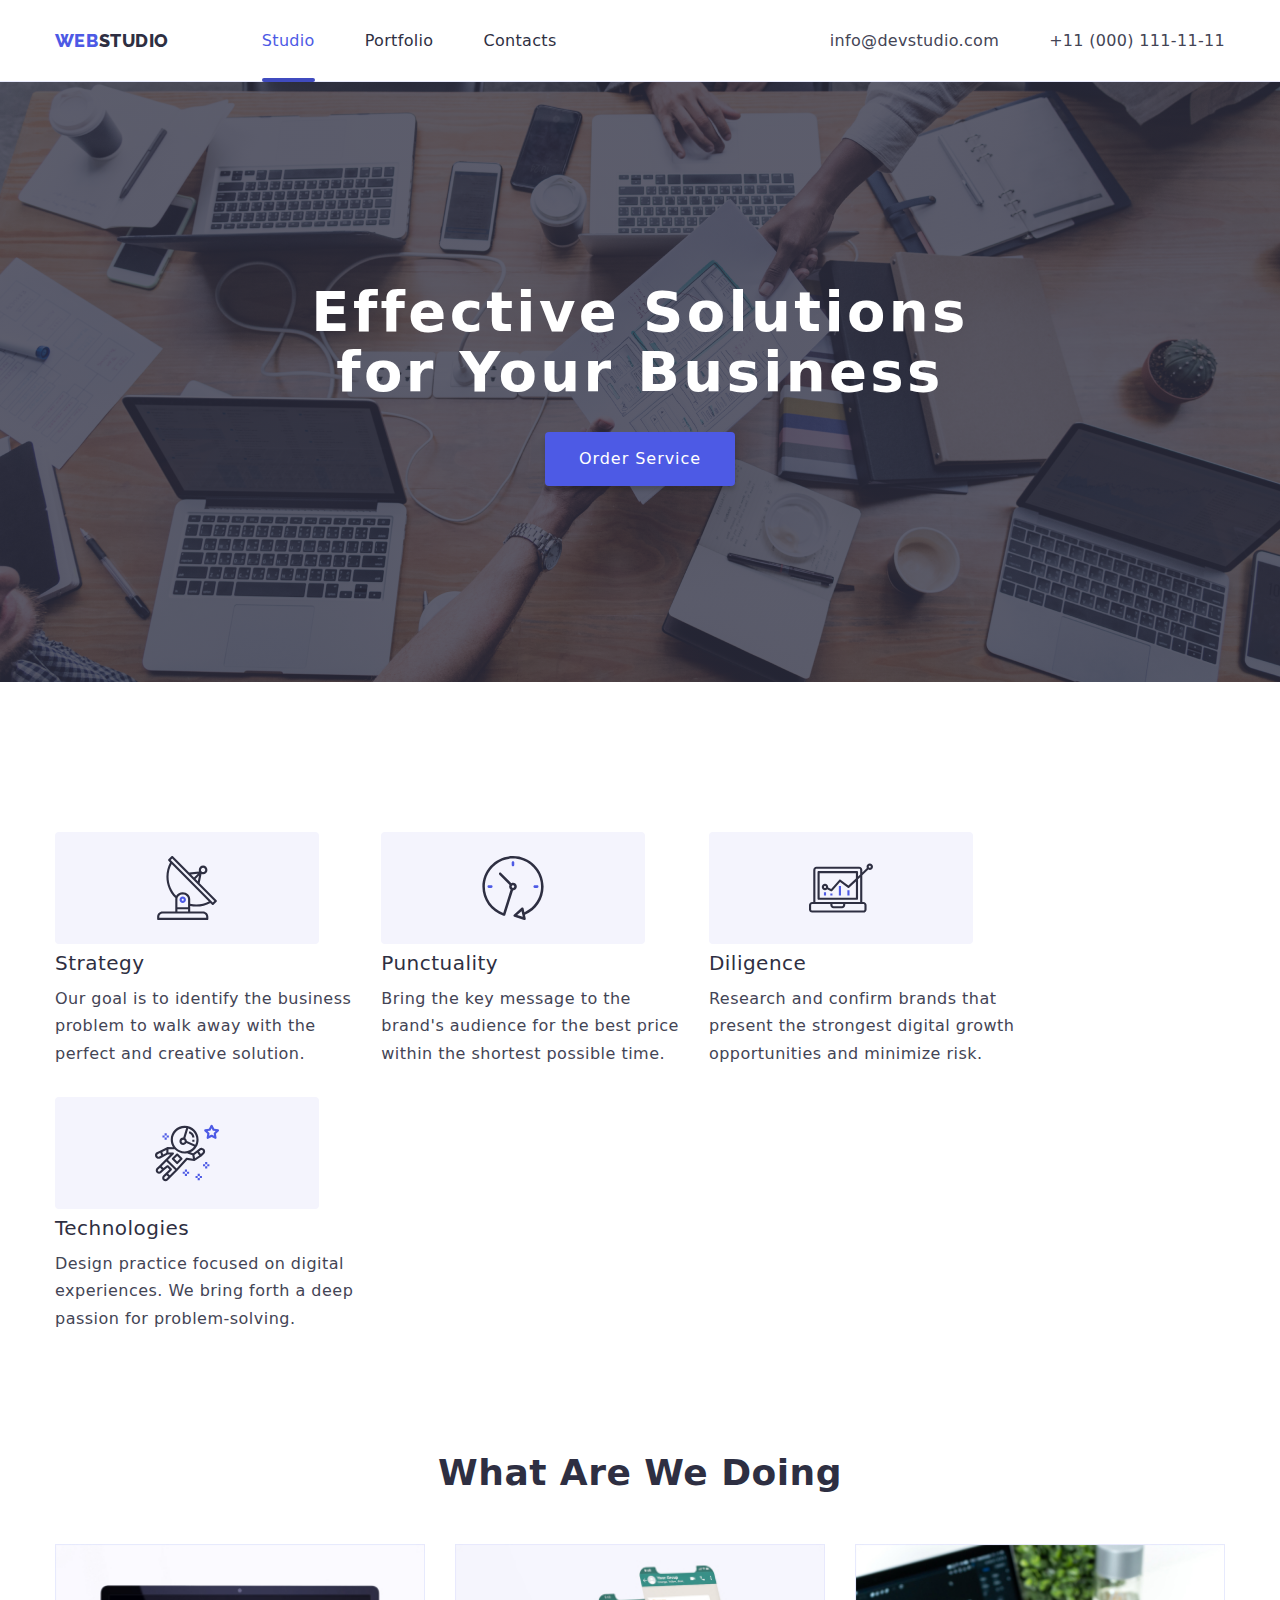
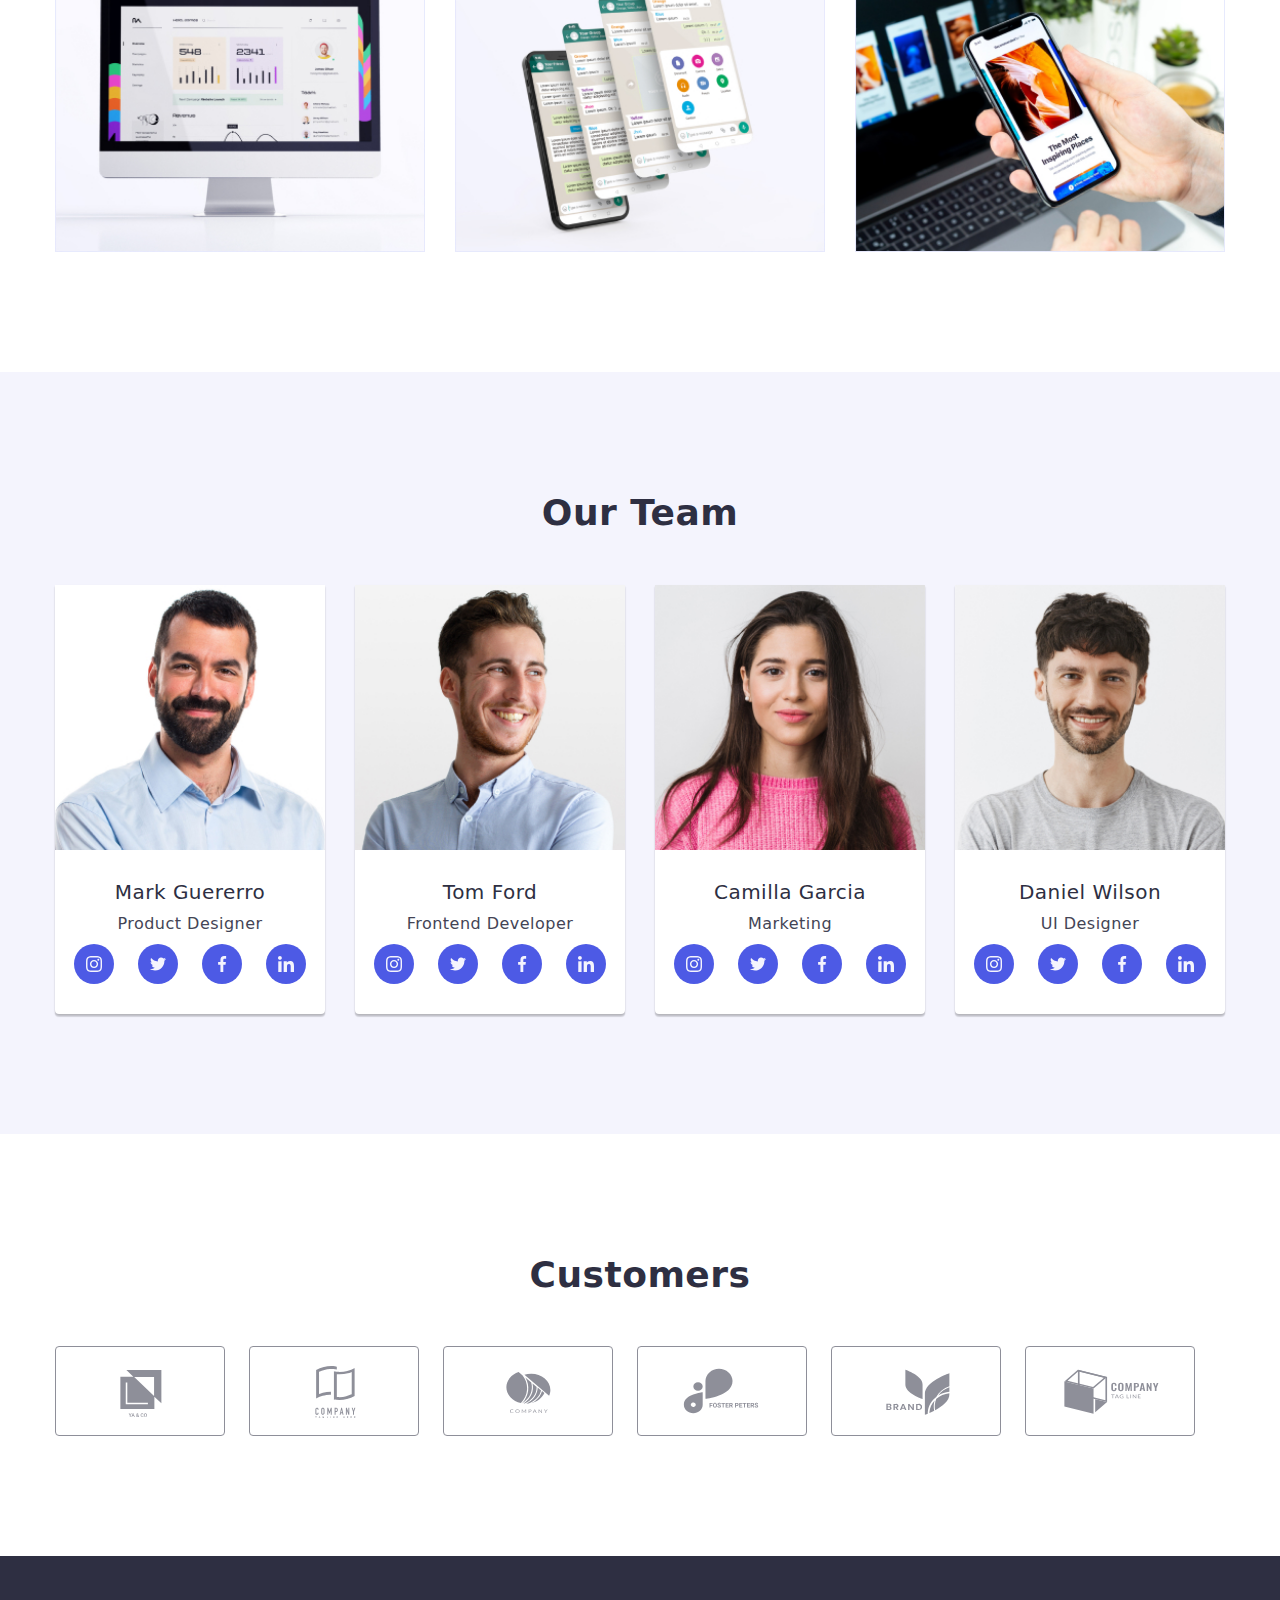
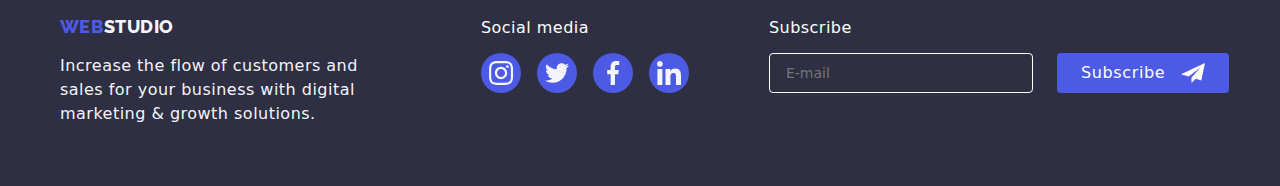
<file: index.html>
<!DOCTYPE html>
<html lang="en">
  <head>
    <meta charset="UTF-8" />
    <meta http-equiv="X-UA-Compatible" content="IE=edge" />
    <meta name="viewport" content="width=device-width, initial-scale=1.0" />
    <!-- Your styles next -->
    <link rel="stylesheet" href="./css/styles.css" />
    <link rel="preconnect" href="https://fonts.googleapis.com" />
    <link rel="preconnect" href="https://fonts.gstatic.com" crossorigin />
    <link
      href="https://fonts.googleapis.com/css2?family=Raleway:wght@800&family=Roboto:wght@400;500;700;900&display=swap"
      rel="stylesheet"
    />
    <!-- Normalizer to adapt to styles of different browsers -->
    <link
      rel="stylesheet"
      href="https://cdnjs.cloudflare.com/ajax/libs/modern-normalize/2.0.0/modern-normalize.min.css"
    />
    <title>Studio</title>
  </head>
  <body>
    <header class="page-header">
      <div class="container menu">
        <nav class="navigation">
          <a class="logo-link" href="./index.html">
            <span class="logo">WEB</span>
            <span class="studio">STUDIO</span>
          </a>
          <!-- Navigation to other pages -->
          <ul class="nav-menu list">
            <li class="item">
              <a class="page current link" href="./index.html">Studio</a>
            </li>
            <li class="item">
              <a class="page link" href="./portfolio.html">Portfolio</a>
            </li>
            <li class="item">
              <a class="page link" href="/contacts">Contacts</a>
            </li>
          </ul>
        </nav>
        <ul class="contacts-menu list">
          <li class="item">
            <a class="contact link" href="mailto:info@devstudio.com"
              >info@devstudio.com</a
            >
          </li>
          <li class="item">
            <a class="contact link" href="tel:+110001111111"
              >+11 (000) 111-11-11</a
            >
          </li>
        </ul>
      </div>
    </header>

    <!-- Main Section -->
    <main>
      <!-- Section 1-->
      <section class="hero bg-hero">
        <div class="container">
          <h1 class="hero-title">
            Effective Solutions<br />
            for Your Business
          </h1>
          <button class="button primary" type="button" data-modal-open>
            Order Service
          </button>
        </div>
      </section>
      <!-- Section 2-->
      <section class="section">
        <div class="container">
          <ul class="benefits list">
            <li class="item">
              <div class="icon">
                <svg class="benefits-icon-svg" width="64" height="64">
                  <use href="./images/icons.svg#antenna"></use>
                </svg>
              </div>
              <h3 class="title">Strategy</h3>
              <p class="description">
                Our goal is to identify the business<br />
                problem to walk away with the <br />perfect and creative
                solution.
              </p>
            </li>
            <li class="item">
              <div class="icon">
                <svg class="benefits-icon-svg" width="64" height="64">
                  <use href="./images/icons.svg#clock"></use>
                </svg>
              </div>
              <h3 class="title">Punctuality</h3>
              <p class="description">
                Bring the key message to the<br />
                brand's audience for the best price<br />
                within the shortest possible time.
              </p>
            </li>
            <li class="item">
              <div class="icon">
                <svg class="benefits-icon-svg" width="64" height="64">
                  <use href="./images/icons.svg#diagram"></use>
                </svg>
              </div>
              <h3 class="title">Diligence</h3>
              <p class="description">
                Research and confirm brands that<br />
                present the strongest digital growth<br />
                opportunities and minimize risk.
              </p>
            </li>
            <li class="item">
              <div class="icon">
                <svg class="benefits-icon-svg" width="64" height="64">
                  <use href="./images/icons.svg#astronaut"></use>
                </svg>
              </div>
              <h3 class="title">Technologies</h3>
              <p class="description">
                Design practice focused on digital<br />
                experiences. We bring forth a deep<br />
                passion for problem-solving.
              </p>
            </li>
          </ul>
        </div>
      </section>
      <!-- Section 3 -->
      <section class="section no-top-padding">
        <div class="container">
          <h2 class="section-title">What Are We Doing</h2>
          <ul class="what-we-do list">
            <li class="item">
              <img
                src="./images/desktop.jpg"
                alt="computer"
                width="370"
                height="294"
                class="image"
              />
            </li>
            <li class="item">
              <img
                src="./images/responsive.jpg"
                alt="responsive design"
                width="370"
                height="294"
                class="image"
              />
            </li>
            <li class="item">
              <img
                src="./images/cellphone.jpg"
                alt="cellphone"
                width="370"
                height="294"
                class="image"
              />
            </li>
          </ul>
        </div>
      </section>
      <!-- Section 4-->
      <section class="section bg-team">
        <div class="container">
          <h2 class="section-title">Our Team</h2>
          <ul class="team list">
            <li class="item">
              <img
                src="./images/mark.jpg"
                alt="mark"
                width="270"
                height="260"
                class="image"
              />
              <h3 class="name">Mark Guererro</h3>
              <p class="position">Product Designer</p>

              <ul class="social-team list">
                <li class="icon-item">
                  <a
                    class="link"
                    href="https://instagram.com"
                    target="_blank"
                    rel="noopener noreferrer"
                    aria-label="Link to Instagram"
                  >
                    <svg class="team-social-svg" width="16" height="16">
                      <use href="./images/icons.svg#instagram"></use>
                    </svg>
                  </a>
                </li>
                <li class="icon-item">
                  <a
                    class="link"
                    href="https://twitter.com"
                    target="_blank"
                    rel="noopener noreferrer"
                    aria-label="Link to Twitter"
                  >
                    <svg class="team-social-svg" width="16" height="16">
                      <use href="./images/icons.svg#twitter"></use>
                    </svg>
                  </a>
                </li>
                <li class="icon-item">
                  <a
                    class="link"
                    href="https://facebook.com"
                    target="_blank"
                    rel="noopener noreferrer"
                    aria-label="Link to Facebook"
                  >
                    <svg class="team-social-svg" width="16" height="16">
                      <use href="./images/icons.svg#facebook"></use>
                    </svg>
                  </a>
                </li>
                <li class="icon-item">
                  <a
                    class="link"
                    href="https://linkedin.com"
                    target="_blank"
                    rel="noopener noreferrer"
                    aria-label="Link to Linkedin"
                  >
                    <svg class="team-social-svg" width="16" height="16">
                      <use href="./images/icons.svg#linkedin"></use>
                    </svg>
                  </a>
                </li>
              </ul>
            </li>
            <li class="item">
              <img
                src="./images/tom.jpg"
                alt="tom"
                width="270"
                height="260"
                class="image"
              />
              <h3 class="name">Tom Ford</h3>
              <p class="position">Frontend Developer</p>

              <ul class="social-team list">
                <li class="icon-item">
                  <a
                    class="link"
                    href="https://instagram.com"
                    target="_blank"
                    rel="noopener noreferrer"
                    aria-label="Link to Instagram"
                  >
                    <svg class="team-social-svg" width="16" height="16">
                      <use href="./images/icons.svg#instagram"></use>
                    </svg>
                  </a>
                </li>
                <li class="icon-item">
                  <a
                    class="link"
                    href="https://twitter.com"
                    target="_blank"
                    rel="noopener noreferrer"
                    aria-label="Link to Twitter"
                  >
                    <svg class="team-social-svg" width="16" height="16">
                      <use href="./images/icons.svg#twitter"></use>
                    </svg>
                  </a>
                </li>
                <li class="icon-item">
                  <a
                    class="link"
                    href="https://facebook.com"
                    target="_blank"
                    rel="noopener noreferrer"
                    aria-label="Link to Facebook"
                  >
                    <svg class="team-social-svg" width="16" height="16">
                      <use href="./images/icons.svg#facebook"></use>
                    </svg>
                  </a>
                </li>
                <li class="icon-item">
                  <a
                    class="link"
                    href="https://linkedin.com"
                    target="_blank"
                    rel="noopener noreferrer"
                    aria-label="Link to Linkedin"
                  >
                    <svg class="team-social-svg" width="16" height="16">
                      <use href="./images/icons.svg#linkedin"></use>
                    </svg>
                  </a>
                </li>
              </ul>
            </li>
            <li class="item">
              <img
                src="./images/camilla.jpg"
                alt="camilla"
                width="270"
                height="260"
                class="image"
              />
              <h3 class="name">Camilla Garcia</h3>
              <p class="position">Marketing</p>

              <ul class="social-team list">
                <li class="icon-item">
                  <a
                    class="link"
                    href="https://instagram.com"
                    target="_blank"
                    rel="noopener noreferrer"
                    aria-label="Link to Instagram"
                  >
                    <svg class="team-social-svg" width="16" height="16">
                      <use href="./images/icons.svg#instagram"></use>
                    </svg>
                  </a>
                </li>
                <li class="icon-item">
                  <a
                    class="link"
                    href="https://twitter.com"
                    target="_blank"
                    rel="noopener noreferrer"
                    aria-label="Link to Twitter"
                  >
                    <svg class="team-social-svg" width="16" height="16">
                      <use href="./images/icons.svg#twitter"></use>
                    </svg>
                  </a>
                </li>
                <li class="icon-item">
                  <a
                    class="link"
                    href="https://facebook.com"
                    target="_blank"
                    rel="noopener noreferrer"
                    aria-label="Link to Facebook"
                  >
                    <svg class="team-social-svg" width="16" height="16">
                      <use href="./images/icons.svg#facebook"></use>
                    </svg>
                  </a>
                </li>
                <li class="icon-item">
                  <a
                    class="link"
                    href="https://linkedin.com"
                    target="_blank"
                    rel="noopener noreferrer"
                    aria-label="Link to Linkedin"
                  >
                    <svg class="team-social-svg" width="16" height="16">
                      <use href="./images/icons.svg#linkedin"></use>
                    </svg>
                  </a>
                </li>
              </ul>
            </li>
            <li class="item">
              <img
                src="./images/daniel.jpg"
                alt="daniel"
                width="270"
                height="260"
                class="image"
              />
              <h3 class="name">Daniel Wilson</h3>
              <p class="position">UI Designer</p>

              <ul class="social-team list">
                <li class="icon-item">
                  <a
                    class="link"
                    href="https://instagram.com"
                    target="_blank"
                    rel="noopener noreferrer"
                    aria-label="Link to Instagram"
                  >
                    <svg class="team-social-svg" width="16" height="16">
                      <use href="./images/icons.svg#instagram"></use>
                    </svg>
                  </a>
                </li>
                <li class="icon-item">
                  <a
                    class="link"
                    href="https://twitter.com"
                    target="_blank"
                    rel="noopener noreferrer"
                    aria-label="Link to Twitter"
                  >
                    <svg class="team-social-svg" width="16" height="16">
                      <use href="./images/icons.svg#twitter"></use>
                    </svg>
                  </a>
                </li>
                <li class="icon-item">
                  <a
                    class="link"
                    href="https://facebook.com"
                    target="_blank"
                    rel="noopener noreferrer"
                    aria-label="Link to Facebook"
                  >
                    <svg class="team-social-svg" width="16" height="16">
                      <use href="./images/icons.svg#facebook"></use>
                    </svg>
                  </a>
                </li>
                <li class="icon-item">
                  <a
                    class="link"
                    href="https://linkedin.com"
                    target="_blank"
                    rel="noopener noreferrer"
                    aria-label="Link to Linkedin"
                  >
                    <svg class="team-social-svg" width="16" height="16">
                      <use href="./images/icons.svg#linkedin"></use>
                    </svg>
                  </a>
                </li>
              </ul>
            </li>
          </ul>
        </div>
      </section>
      <section class="section">
        <div class="container">
          <h2 class="section-title">Customers</h2>
          <ul class="partners list">
            <li class="item">
              <a class="link" href="" aria-label="Client 1">
                <svg class="customers-svg" width="104px" height="56px">
                  <use href="./images/icons.svg#customer-1"></use>
                </svg>
              </a>
            </li>

            <li class="item">
              <a class="link" href="" aria-label="Client 2">
                <svg class="customers-svg" width="104px" height="56px">
                  <use href="./images/icons.svg#customer-2"></use>
                </svg>
              </a>
            </li>

            <li class="item">
              <a class="link" href="" aria-label="Client 3">
                <svg class="customers-svg" width="104px" height="56px">
                  <use href="./images/icons.svg#customer-3"></use>
                </svg>
              </a>
            </li>

            <li class="item">
              <a class="link" href="" aria-label="Client 4">
                <svg class="customers-svg" width="104px" height="56px">
                  <use href="./images/icons.svg#customer-4"></use>
                </svg>
              </a>
            </li>

            <li class="item">
              <a class="link" href="" aria-label="Client 5">
                <svg class="customers-svg" width="104px" height="56px">
                  <use href="./images/icons.svg#customer-5"></use>
                </svg>
              </a>
            </li>
            <li class="item">
              <a class="link" href="" aria-label="Client 6">
                <svg class="customers-svg" width="104px" height="56px">
                  <use href="./images/icons.svg#customer-6"></use>
                </svg>
              </a>
            </li>
          </ul>
        </div>
      </section>
    </main>

    <!-- Page footer -->
    <footer class="page-footer bg-footer">
      <!-- ⚠️ Social media links, not nav -->
      <div class="container">
        <!-- Main Footer -->
        <div class="footer">
          <!-- footer 1 -->
          <div class="footer-address">
            <a class="logo-link" href="./index.html">
              <span class="logo">WEB</span>
              <span class="studio-footer">STUDIO</span>
            </a>
            <p class="footer-description">
              Increase the flow of customers and<br />
              sales for your business with digital<br />
              marketing & growth solutions.
            </p>
          </div>
          <!-- footer 2 -->
          <div class="footer-block">
            <b class="footer-heading">Social media</b>
            <ul class="social-footer list">
              <li class="icon-item">
                <a
                  href="https://www.instagram.com"
                  target="_blank"
                  class="link"
                  aria-label="Link to Instagram"
                >
                  <svg class="footer-icon-svg" width="40px" height="40px">
                    <use href="./images/icons.svg#instagram"></use>
                  </svg>
                </a>
              </li>
              <li class="icon-item">
                <a
                  href="https://www.twitter.com"
                  target="_blank"
                  class="link"
                  aria-label="Link to Twitter"
                >
                  <svg class="footer-icon-svg" width="40px" height="40px">
                    <use href="./images/icons.svg#twitter"></use>
                  </svg>
                </a>
              </li>
              <li class="icon-item">
                <a
                  href="https://www.facebook.com"
                  target="_blank"
                  class="link"
                  aria-label="Link to Facebook"
                >
                  <svg class="footer-icon-svg" width="40px" height="40px">
                    <use href="./images/icons.svg#facebook"></use>
                  </svg>
                </a>
              </li>
              <li class="icon-item">
                <a
                  href="https://www.linkedin.com"
                  target="_blank"
                  class="link"
                  aria-label="Link to Linkedin"
                >
                  <svg class="footer-icon-svg" width="40px" height="40px">
                    <use href="./images/icons.svg#linkedin"></use>
                  </svg>
                </a>
              </li>
            </ul>
          </div>
          <div class="footer-follow">
            <form action="">
              <label class="footer-form-label"
                >Subscribe
                <input
                  type="email"
                  name="email"
                  placeholder="E-mail"
                  class="footer-form-input"
                />
              </label>
              <button type="submit" class="footer-form-button">
                Subscribe
                <svg class="footer-form-subscribe">
                  <use href="./images/icons.svg#submit"></use>
                </svg>
              </button>
            </form>
          </div>
        </div>
      </div>
    </footer>
    <div class="backdrop is-hidden" data-modal>
      <div class="modal">
        <button type="button" class="modal-close" data-modal-close>
          <svg class="modal-close-icon" width="8" height="8">
            <use href="./images/icons.svg#close"></use>
          </svg>
        </button>

        <p class="form-header">Leave your contacts and we will call you back</p>

        <form
          name="signup-form"
          autocomplete="on"
          class="form-container list"
          method=""
        >
          <label class="form-label">
            <span class="form-label-text">Name </span>
            <input type="text" class="form-input" name="full_name" required />
            <!-- <span class="form-input-iconbox"> -->
            <svg class="form-input-icon">
              <use href="./images/icons.svg#person"></use>
            </svg>
            <!-- </span> -->
          </label>

          <label class="form-label">
            <span class="form-label-text">Phone</span>
            <input type="tel" class="form-input" name="phone_number" required />
            <svg class="form-input-icon">
              <use href="./images/icons.svg#phone"></use>
            </svg>
          </label>

          <label class="form-label">
            <span class="form-label-text">Email</span>
            <input type="email" class="form-input" name="email_add" required />
            <svg class="form-input-icon">
              <use href="./images/icons.svg#email"></use>
            </svg>
          </label>

          <label class="form-label-text-area">
            <span class="form-label-text">Comment</span>
            <textarea
              name="comment"
              class="form-text-area"
              placeholder="Text input"
              required
            ></textarea>
          </label>

          <label class="form-check-box">
            <input
              type="checkbox"
              value="agree"
              name="agreement"
              class="checkbox"
              required
            />
            <span class="checkbox-icon">
              <svg class="check-mark">
                <use href="./images/icons.svg#check-mark"></use>
              </svg>
            </span>
            <span class="form-checkbox-text">
              I accept the terms and conditions of the &nbsp;<a
                href="#"
                class="form-checkbox-link"
                >Privacy Policy</a
              >
            </span>
          </label>

          <div class="form-button-container">
            <button type="submit" class="form-button">Send</button>
          </div>
        </form>
      </div>
    </div>
    <script src="./js/modal.js"></script>
  </body>
</html>
</file>
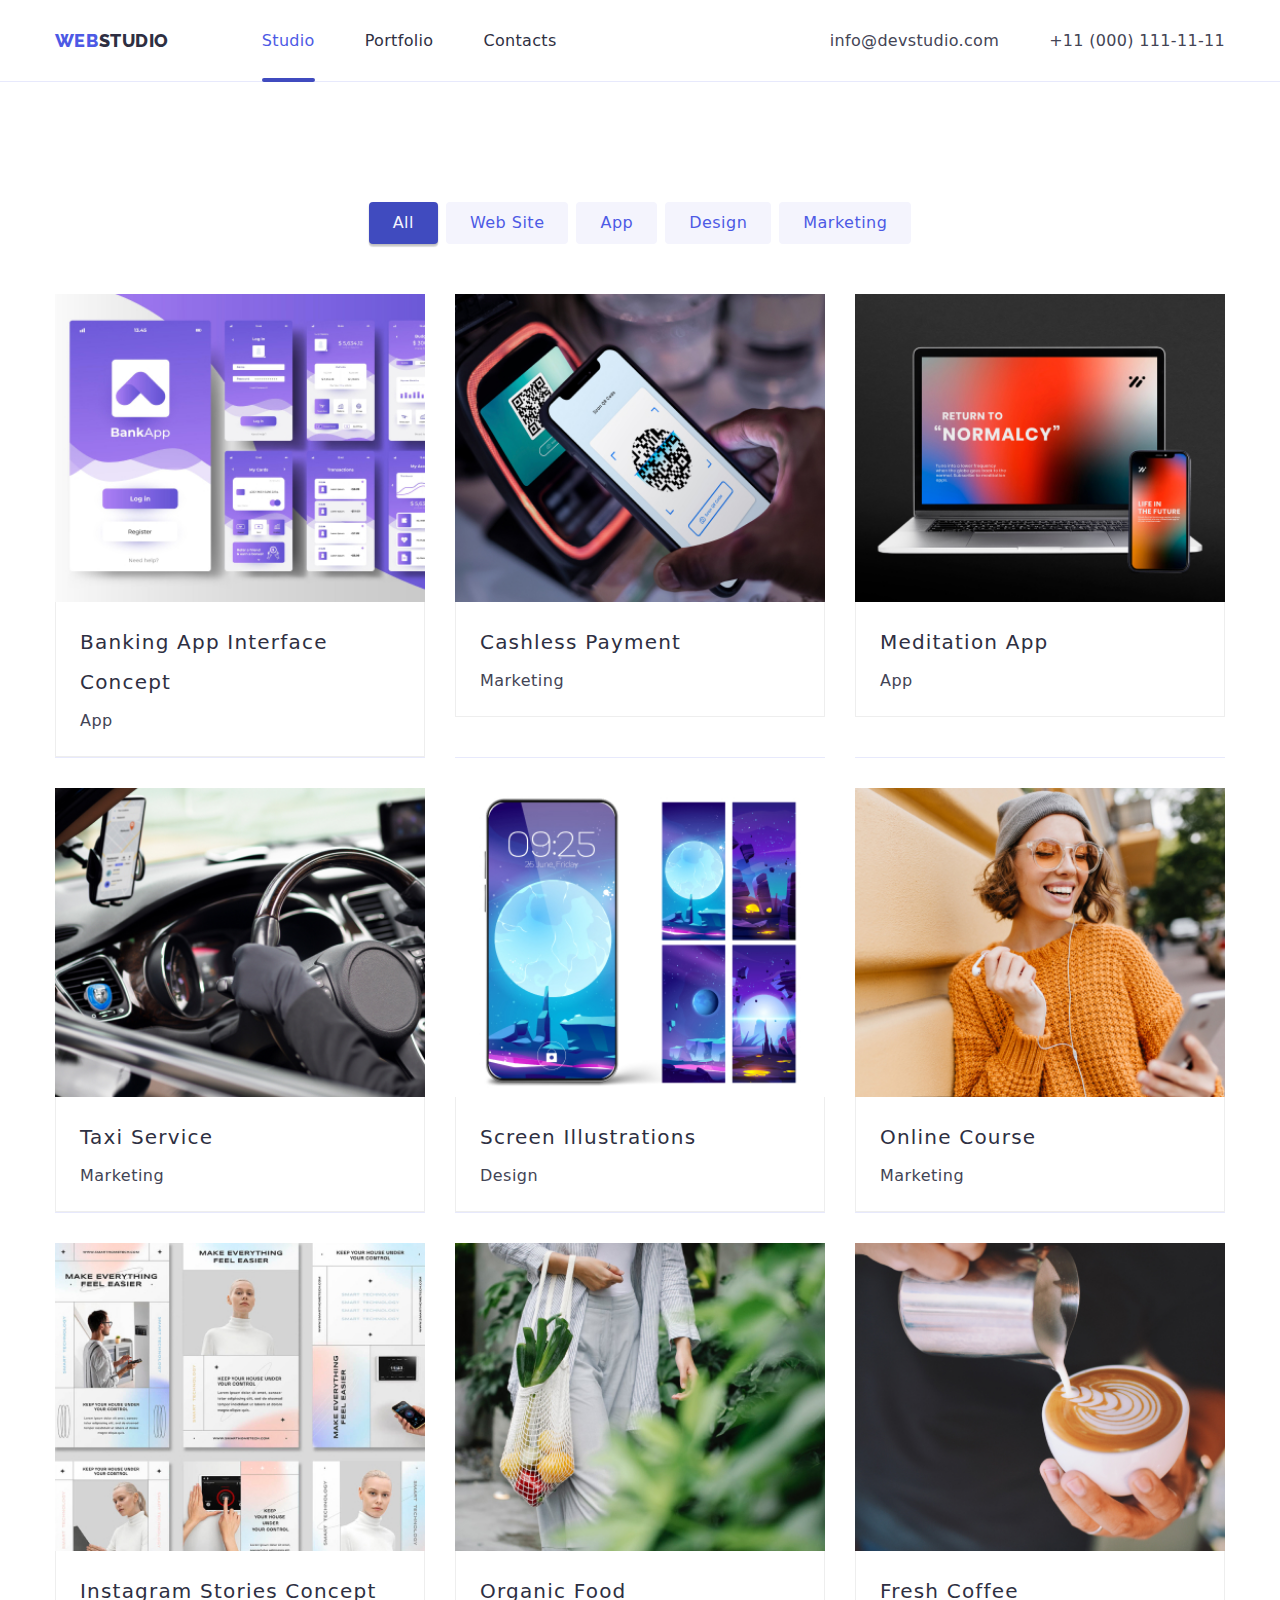
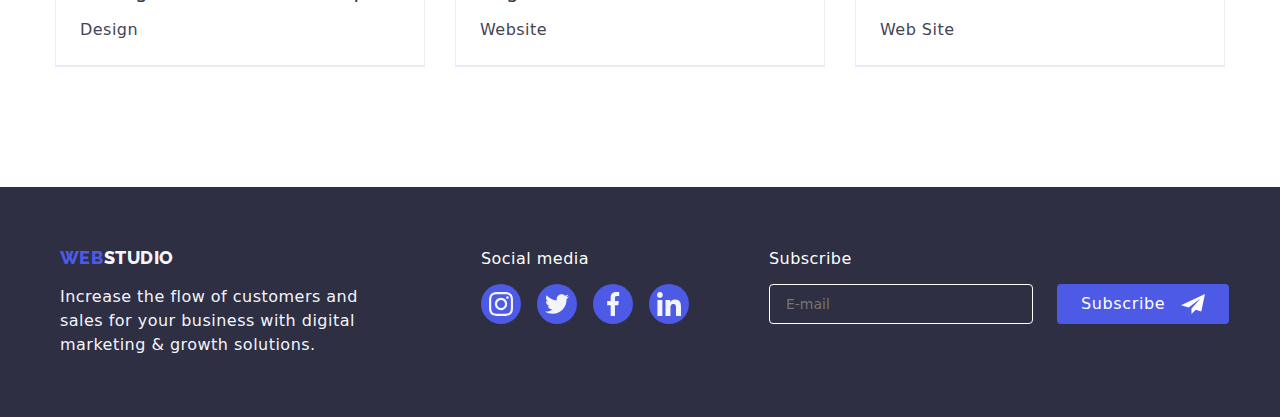
<file: portfolio.html>
<!DOCTYPE html>
<html lang="en">
  <head>
    <meta charset="UTF-8" />
    <meta http-equiv="X-UA-Compatible" content="IE=edge" />
    <meta name="viewport" content="width=device-width, initial-scale=1.0" />
    <link rel="stylesheet" href="./css/styles.css" />
    <link rel="preconnect" href="https://fonts.googleapis.com" />
    <link rel="preconnect" href="https://fonts.gstatic.com" crossorigin />
    <link
      href="https://fonts.googleapis.com/css2?family=Raleway:wght@800&family=Roboto:wght@400;500;700;900&display=swap"
      rel="stylesheet"
    />
    <!-- Normalizer to adapt to styles of different browsers -->
    <link
      rel="stylesheet"
      href="https://cdnjs.cloudflare.com/ajax/libs/modern-normalize/2.0.0/modern-normalize.min.css"
    />
    <title>Portfolio</title>
  </head>
  <!-- Body -->
  <body>
    <header class="page-header">
      <div class="container menu">
        <nav class="navigation">
          <a class="logo-link" href="./index.html">
            <span class="logo">WEB</span>
            <span class="studio">STUDIO</span>
          </a>
          <!-- Navigation to other pages -->
          <ul class="nav-menu list">
            <li class="item">
              <a class="page current link" href="./index.html">Studio</a>
            </li>
            <li class="item">
              <a class="page link" href="./portfolio.html">Portfolio</a>
            </li>
            <li class="item">
              <a class="page link" href="/contacts">Contacts</a>
            </li>
          </ul>
        </nav>
        <ul class="contacts-menu list">
          <li class="item">
            <a class="contact link" href="mailto:info@devstudio.com"
              >info@devstudio.com</a
            >
          </li>
          <li class="item">
            <a class="contact link" href="tel:+110001111111"
              >+11 (000) 111-11-11</a
            >
          </li>
        </ul>
      </div>
    </header>
    <main>
      <!-- Filters -->
      <section class="section">
        <div class="container">
          <ul class="filters list">
            <li class="space">
              <button type="button" class="button filter current">All</button>
            </li>
            <li class="space">
              <button type="button" class="button filter">Web Site</button>
            </li>
            <li class="space">
              <button type="button" class="button filter">App</button>
            </li>
            <li class="space">
              <button type="button" class="button filter">Design</button>
            </li>
            <li class="space">
              <button type="button" class="button filter">Marketing</button>
            </li>
          </ul>
          <!-- Projects -->
          <ul class="projects list">
            <li class="project-card">
              <a href="#" class="project link">
                <div class="project-wrapper">
                  <img
                    src="./images/portfolio-images/bank-app.jpg"
                    alt="bank-app"
                    width="370"
                    height="294"
                    class="image"
                  />
                  <p class="project-cover">
                    Lorem ipsum dolor sit amet, consectetur adipiscing elit, sed
                    do eiusmod tempor incididunt ut labore et dolore magna
                    aliqua. Ut enim ad minim veniam, quis nostrud exercitation
                    ullamco laboris nisi ut aliquip ex ea commodo consequat.
                  </p>
                </div>
                <div class="substrate">
                  <h2 class="name">Banking App Interface Concept</h2>
                  <p class="type">App</p>
                </div>
              </a>
            </li>
            <li class="project-card">
              <a href="#" class="project link">
                <div class="project-wrapper">
                  <img
                    src="./images/portfolio-images/cashless-payment.jpg"
                    alt="bank-app"
                    width="370"
                    height="294"
                    class="image"
                  />
                  <p class="project-cover">
                    Lorem ipsum dolor sit amet, consectetur adipiscing elit, sed
                    do eiusmod tempor incididunt ut labore et dolore magna
                    aliqua. Ut enim ad minim veniam, quis nostrud exercitation
                    ullamco laboris nisi ut aliquip ex ea commodo consequat.
                  </p>
                </div>
                <div class="substrate">
                  <h2 class="name">Cashless Payment</h2>
                  <p class="type">Marketing</p>
                </div>
              </a>
            </li>
            <li class="project-card">
              <a href="#" class="project link">
                <div class="project-wrapper">
                  <img
                    src="./images/portfolio-images/meditation-app.jpg"
                    alt="meditation-app"
                    width="370"
                    height="294"
                    class="image"
                  />
                  <p class="project-cover">
                    Lorem ipsum dolor sit amet, consectetur adipiscing elit, sed
                    do eiusmod tempor incididunt ut labore et dolore magna
                    aliqua. Ut enim ad minim veniam, quis nostrud exercitation
                    ullamco laboris nisi ut aliquip ex ea commodo consequat.
                  </p>
                </div>
                <div class="substrate">
                  <h2 class="name">Meditation App</h2>
                  <p class="type">App</p>
                </div>
              </a>
            </li>
            <li class="project-card">
              <a href="#" class="project link">
                <div class="project-wrapper">
                  <img
                    src="./images/portfolio-images/taxi-service.jpg"
                    alt="taxi-service"
                    width="370"
                    height="294"
                    class="image"
                  />
                  <p class="project-cover">
                    Lorem ipsum dolor sit amet, consectetur adipiscing elit, sed
                    do eiusmod tempor incididunt ut labore et dolore magna
                    aliqua. Ut enim ad minim veniam, quis nostrud exercitation
                    ullamco laboris nisi ut aliquip ex ea commodo consequat.
                  </p>
                </div>
                <div class="substrate">
                  <h2 class="name">Taxi Service</h2>
                  <p class="type">Marketing</p>
                </div>
              </a>
            </li>
            <li class="project-card">
              <a href="#" class="project link">
                <div class="project-wrapper">
                  <img
                    src="./images/portfolio-images/screen-illustrations.jpg"
                    alt="screen-illustrations"
                    width="370"
                    height="294"
                    class="image"
                  />
                  <p class="project-cover">
                    Lorem ipsum dolor sit amet, consectetur adipiscing elit, sed
                    do eiusmod tempor incididunt ut labore et dolore magna
                    aliqua. Ut enim ad minim veniam, quis nostrud exercitation
                    ullamco laboris nisi ut aliquip ex ea commodo consequat.
                  </p>
                </div>
                <div class="substrate">
                  <h2 class="name">Screen Illustrations</h2>
                  <p class="type">Design</p>
                </div>
              </a>
            </li>
            <li class="project-card">
              <a href="#" class="project link">
                <div class="project-wrapper">
                  <img
                    src="./images/portfolio-images/online-courses.jpg"
                    alt="online-courses"
                    width="370"
                    height="294"
                    class="image"
                  />
                  <p class="project-cover">
                    Lorem ipsum dolor sit amet, consectetur adipiscing elit, sed
                    do eiusmod tempor incididunt ut labore et dolore magna
                    aliqua. Ut enim ad minim veniam, quis nostrud exercitation
                    ullamco laboris nisi ut aliquip ex ea commodo consequat.
                  </p>
                </div>
                <div class="substrate">
                  <h2 class="name">Online Course</h2>
                  <p class="type">Marketing</p>
                </div>
              </a>
            </li>
            <li class="project-card">
              <a href="#" class="project link">
                <div class="project-wrapper">
                  <img
                    src="./images/portfolio-images/instagram-stories.jpg"
                    alt="instagram-stories"
                    width="370"
                    height="294"
                    class="image"
                  />
                  <p class="project-cover">
                    Lorem ipsum dolor sit amet, consectetur adipiscing elit, sed
                    do eiusmod tempor incididunt ut labore et dolore magna
                    aliqua. Ut enim ad minim veniam, quis nostrud exercitation
                    ullamco laboris nisi ut aliquip ex ea commodo consequat.
                  </p>
                </div>
                <div class="substrate">
                  <h2 class="name">Instagram Stories Concept</h2>
                  <p class="type">Design</p>
                </div>
              </a>
            </li>
            <li class="project-card">
              <a href="#" class="project link">
                <div class="project-wrapper">
                  <img
                    src="./images/portfolio-images/organic-food.jpg"
                    alt="organic-food"
                    width="370"
                    height="294"
                    class="image"
                  />
                  <p class="project-cover">
                    Lorem ipsum dolor sit amet, consectetur adipiscing elit, sed
                    do eiusmod tempor incididunt ut labore et dolore magna
                    aliqua. Ut enim ad minim veniam, quis nostrud exercitation
                    ullamco laboris nisi ut aliquip ex ea commodo consequat.
                  </p>
                </div>
                <div class="substrate">
                  <h2 class="name">Organic Food</h2>
                  <p class="type">Website</p>
                </div>
              </a>
            </li>
            <li class="project-card">
              <a href="#" class="project link">
                <div class="project-wrapper">
                  <img
                    src="./images/portfolio-images/fresh-coffee.jpg"
                    alt="fresh-coffee"
                    width="370"
                    height="294"
                    class="image"
                  />
                  <p class="project-cover">
                    Lorem ipsum dolor sit amet, consectetur adipiscing elit, sed
                    do eiusmod tempor incididunt ut labore et dolore magna
                    aliqua. Ut enim ad minim veniam, quis nostrud exercitation
                    ullamco laboris nisi ut aliquip ex ea commodo consequat.
                  </p>
                </div>
                <div class="substrate">
                  <h2 class="name">Fresh Coffee</h2>
                  <p class="type">Web Site</p>
                </div>
              </a>
            </li>
          </ul>
        </div>
      </section>
    </main>
    <footer class="page-footer bg-footer">
      <!-- ⚠️ Social media links, not nav -->
      <div class="container">
        <!-- Main Footer -->
        <div class="footer">
          <!-- footer 1 -->
          <div class="footer-address">
            <a class="logo-link" href="./index.html">
              <span class="logo">WEB</span>
              <span class="studio-footer">STUDIO</span>
            </a>
            <p class="footer-description">
              Increase the flow of customers and<br />
              sales for your business with digital<br />
              marketing & growth solutions.
            </p>
          </div>
          <!-- footer 2 -->
          <div class="footer-block">
            <b class="footer-heading">Social media</b>
            <ul class="social-footer list">
              <li class="icon-item">
                <a
                  href="https://www.instagram.com"
                  target="_blank"
                  class="link"
                  aria-label="Link to Instagram"
                >
                  <svg class="footer-icon-svg" width="40px" height="40px">
                    <use href="./images/icons.svg#instagram"></use>
                  </svg>
                </a>
              </li>
              <li class="icon-item">
                <a
                  href="https://www.twitter.com"
                  target="_blank"
                  class="link"
                  aria-label="Link to Twitter"
                >
                  <svg class="footer-icon-svg" width="40px" height="40px">
                    <use href="./images/icons.svg#twitter"></use>
                  </svg>
                </a>
              </li>
              <li class="icon-item">
                <a
                  href="https://www.facebook.com"
                  target="_blank"
                  class="link"
                  aria-label="Link to Facebook"
                >
                  <svg class="footer-icon-svg" width="40px" height="40px">
                    <use href="./images/icons.svg#facebook"></use>
                  </svg>
                </a>
              </li>
              <li class="icon-item">
                <a
                  href="https://www.linkedin.com"
                  target="_blank"
                  class="link"
                  aria-label="Link to Linkedin"
                >
                  <svg class="footer-icon-svg" width="40px" height="40px">
                    <use href="./images/icons.svg#linkedin"></use>
                  </svg>
                </a>
              </li>
            </ul>
          </div>
          <div class="footer-follow">
            <form action="">
              <label class="footer-form-label"
                >Subscribe
                <input
                  type="email"
                  name="email"
                  placeholder="E-mail"
                  class="footer-form-input"
                />
              </label>
              <button type="submit" class="footer-form-button">
                Subscribe
                <svg class="footer-form-subscribe">
                  <use href="./images/icons.svg#submit"></use>
                </svg>
              </button>
            </form>
          </div>
        </div>
      </div>
    </footer>
  </body>
</html>
</file>
<file: css/styles.css>
:root {
  --iris: #4d5ae5;
  --white: #fff;
  --navyblue: #2e2f42;
  --ocean: #404bbf;
  --cornflower: #e7e9fc;
  --cloud: #f4f4fd;
  --slate: #434455;
  --green: #31d0aa;
  --dairy: #fcfcfc;
  --navyblue-modal: #2e2f4266;
}

/* checked */
body {
  /* background-color: var(--cloud); */
  color: var(--slate);
  font-family: "Roboto", sans-serif;
  font-size: 16px;
  letter-spacing: 0.03em;
  background-color: var(--white);
}
/* CSS RESET */
/* CHECKED */
p,
h1,
h2,
h3,
h4,
h5,
h6 {
  margin: 0;
}
/* CHECKED */
/* Strict calculation of width and height */
html {
  box-sizing: border-box;
}

/* applied for all elements */
/* Inherits this property from its parent element */
/* Checked */
*,
*::before,
*::after {
  box-sizing: inherit;
}
/* CHECKED */
img {
  display: block;
  max-width: 100%;
  height: auto;
}

/* checked */
.link {
  text-decoration: none;
  color: inherit;
}

/* CHECKED */
.list {
  list-style-type: none;
  margin: 0;
  padding: 0;
}

/* CHECKED */
.container {
  width: 1200px;
  /* top-bottom and left-right*/
  padding: 0 15px;
  margin: 0 auto;
}

/* CHECKED */
.menu,
.navigation,
.nav-menu,
.contacts-menu {
  display: flex;
  align-items: center;
}

/* CHECKED */
.contacts-menu {
  margin-left: auto;
}

/* targets the item w/in the nav-menu and contacts-menu */
/* except the last item */
.nav-menu .item:not(:last-child),
.contacts-menu .item:not(:last-child) {
  margin-right: 50px;
}
/* CHECKED */
.page-header {
  border-bottom: 1px solid var(--cornflower, #e7e9fc);
}

.filters {
  display: flex;
  justify-content: center;
  margin-bottom: 50px;
}

/* adjacent combinator: applies style to a range of child inside a parent*/
.filters .space + .space {
  margin-left: 8px;
}

/* CHECKED */
.what-we-do {
  display: flex;
  flex-wrap: wrap;
  margin-left: -30px;
  margin-top: -30px;
}

.what-we-do .item {
  flex-basis: calc(100% / 3 - 30px);
  margin-top: 30px;
  margin-left: 30px;
}

/* checked */
.section {
  padding-bottom: 120px;
  padding-top: 120px;
}
.page {
  position: relative;
}
.page::after {
  content: "";
  border-radius: 2px;
  height: 4px;
  width: 0;
  position: absolute;
  left: 0;
  bottom: -1px;
  transition: width 250ms ease-in-out, background-color 250ms ease-in-out,
    border 250ms ease-in-out;
}

.page.current::after {
  content: "";
  border: 2px solid var(--ocean);
  border-radius: 2px;
  background-color: var(--ocean);
  height: 4px;
  width: 100%;
  position: absolute;
  left: 0;
  bottom: -1px;
}

.page:hover::after,
.page:focus::after {
  border: 2px solid var(--ocean);
  background-color: var(--ocean);
  width: 100%;
}
/* checked */
.nav-menu .page,
.contacts-menu .contact {
  font-weight: 500;
  color: var(--navyblue);
  text-decoration: none;
  font-size: 16px;
  line-height: 1.14;
  letter-spacing: 0.02em;
  display: block;
  padding-top: 32px;
  padding-bottom: 31px;
  transition: color 250ms ease-in-out;
}

/* checked */
.nav-menu {
  margin-left: 93px;
}

/* checked */
.nav-menu .page:hover,
.nav-menu .page:focus,
.nav-menu .page.current,
.contacts-menu .contact:hover,
.contacts-menu .contact:focus {
  color: var(--iris);
}

/* checked */
.contacts-menu .contact {
  color: var(--slate);
  text-decoration: none;
  font-weight: 400;
  font-size: 16px;
  line-height: 1.14;
  letter-spacing: 0.02em;
}

/* checked */
.bg-hero {
  background: var(--navyblue);
}

/* checked */
.hero {
  padding: 200px 0;
  text-align: center;
  height: 600px;
  background-image: linear-gradient(
      rgba(46, 47, 66, 0.78),
      rgba(46, 47, 66, 0.78)
    ),
    url(../images/people-office.png);
  background-size: cover;
  background-position: center;
  background-repeat: no-repeat;
}

/* checked */
.hero-title {
  color: var(--white);
  font-size: 56px;
  font-weight: 700;
  line-height: 1.07;
  letter-spacing: 0.06em;
  margin-bottom: 30px;
  /* font-size: 16px; */
}

.button {
  cursor: pointer;
  border-color: transparent;
  font-family: inherit;
  letter-spacing: 0.03em;
  border-radius: 4px;
  transition: color 250ms ease-in-out, background-color 250ms ease-in-out,
    box-shadow 250ms ease-in-out;
}

/* checked */
.button.primary {
  color: var(--white);
  background-color: var(--iris);
  font-size: 16px;
  font-weight: 500;
  line-height: 1.87;
  letter-spacing: 0.06em;
  padding: 10px 32px;
  box-shadow: 0px 4px 4px rgba(0, 0, 0, 0.15);
}

/* checked */
/* 3d version of button */
.button.primary:hover,
.button.primary:focus {
  background-color: var(--ocean);
  box-shadow: 0px 3px 1px rgba(0, 0, 0, 0.1), 0px 1px 2px rgba(0, 0, 0, 0.08),
    0px 2px 2px rgba(0, 0, 0, 0.12);
}

/* checked */
.button.filter {
  padding: 6px 22px;
  color: var(--iris);
  font-weight: 500;
  background-color: var(--cloud);
  font-size: 16px;
  line-height: 1.62;
}

/* checked */
.button.filter:hover,
.button.filter:focus,
.button.filter.current {
  color: var(--cloud);
  background-color: var(--ocean);
  box-shadow: 0px 3px 1px rgba(0, 0, 0, 0.1), 0px 1px 2px rgba(0, 0, 0, 0.08),
    0px 2px 2px rgba(0, 0, 0, 0.12);
}

.icon {
  width: 264px;
  height: 112px;
  margin-bottom: 8px;
  display: flex;
  justify-content: center;
  align-items: center;
  border-radius: 4px;
  background: var(--cloud, #f4f4fd);
}

/* checked */
.benefits .title {
  color: var(--navyblue);
  font-size: 20px;
  font-weight: 500;
  line-height: 1.14;
  margin-bottom: 10px;
}

/* checked */
.benefits {
  display: flex;
  flex-wrap: wrap;
  margin-left: -30px;
  margin-right: -30px;
}

/* checked */
.benefits .item {
  flex-basis: calc(100% / 4 -30px);
  margin-left: 30px;
  margin-top: 30px;
}

/* checked */
.benefits .description {
  color: var(--slate);
  line-height: 1.71;
  font-weight: 400;
  font-size: 16px;
}

/* checked */
.section-title {
  text-align: center;
  color: var(--navyblue);
  font-size: 36px;
  font-weight: 700;
  line-height: 1.17;
  margin-bottom: 50px;
}

/* CHECKED */
.section.no-top-padding {
  padding-top: 0;
}

/* CHECKED */
.bg-team {
  background-color: var(--cloud);
}

/* CHECKED */
.team {
  display: flex;
  flex-wrap: wrap;
  margin-top: -30px;
  margin-left: -30px;
}

/* CHECKED */
.team .item {
  flex-basis: calc(100% / 4 - 30px);
  margin-left: 30px;
  margin-top: 30px;
  padding-bottom: 30px;
  background-color: var(--white);
  border-radius: 0px 0px 4px 4px;
  box-shadow: 0px 3px 1px rgba(0, 0, 0, 0.1), 0px 1px 2px rgba(0, 0, 0, 0.08),
    0px 2px 2px rgba(0, 0, 0, 0.12);
}

/* CHECKED */
.team .name,
.team .position {
  line-height: 1.2;
  text-align: center;
}

/* CHECKED */
.team .name {
  font-weight: 500;
  color: var(--navyblue);
  font-size: 20px;
  padding-top: 30px;
  padding-bottom: 10px;
}

/* CHECKED */
.team .position {
  font-size: 16px;
  color: var(--slate);
  font-weight: 400;
}

/* .team .item .image:last-child {
  width: 100%;
} */

.social-team {
  display: flex;
  justify-content: center;
  gap: 24px;
  padding-top: 10px;
}

.social-team .link {
  display: flex;
  width: 100%;
  height: 100%;
  align-items: center;
  justify-content: center;
  border-radius: 50%;
  color: var(--cloud);
  background-color: var(--iris);
  transition: background-color 250ms ease-in-out;
}

.social-team .link:hover {
  background-color: var(--ocean);
}

.social-footer {
  padding-top: 16px;
  display: flex;
  justify-content: flex-start;
  gap: 16px;
}

.social-footer .link {
  display: flex;
  width: 100%;
  height: 100%;
  align-items: center;
  justify-content: center;
  border-radius: 50%;
  color: var(--cloud);
  background-color: var(--iris);
  transition: background-color 250ms ease-in-out;
}
/* box-shadow: 0px 2px 1px 0px */
.social-footer .link:hover {
  background-color: var(--green);
}

.social-footer .footer-icon-svg {
  width: 24px;
  height: 24px;
  fill: currentColor;
}

.icon-item {
  /* background-image: url("../images/icons/ellipse.svg"); */
  width: 40px;
  height: 40px;
  /*margin: auto; */
}

.team-social-svg {
  fill: currentColor;
}
/* .social-team .icon-item {
  flex-basis: calc(100% / 4 -30px);
  margin-left: 22px;
  margin-top: 30px;
} */
/* checked */
.substrate {
  background-color: var(--white);
  padding: 20px 24px;
  border: 1px solid #eeeeee;
  border-top: 0;
}

/* checked */
.project .name {
  color: var(--navyblue);
  font-size: 20px;
  font-weight: 500;
  line-height: 2;
  margin-bottom: 4px;
  letter-spacing: 0.06em;
}

/* checked */
.project .type {
  color: var(--slate);
  font-weight: 400;
  font-size: 16px;
  line-height: 1.87;
}

/* checked */
.project-card {
  flex-basis: calc(100% / 3 - 30px);
  margin-left: 30px;
  margin-top: 30px;
  transition: box-shadow 250ms ease-in-out;
}
.project-card:hover {
  box-shadow: 0px 2px 1px 0px rgba(0, 0, 0, 0.1),
    0px 1px 1px 0px rgba(0, 0, 0, 0.08), 0px 1px 6px 0px rgba(0, 0, 0, 0.12);
}
/* checked */
.projects {
  display: flex;
  flex-wrap: wrap;
  margin-left: -30px;
  margin-top: -30px;
}
.projects > li {
  border-bottom: 1px solid var(--cornflower);
}
.project-wrapper {
  position: relative;
  overflow: hidden;
}
.project-cover {
  position: absolute;
  top: 0;
  height: 100%;
  width: 100%;
  padding: 40px 32px;
  background-color: var(--iris, #4d5ae5);
  color: var(--cloud, #f4f4fd);
  font-size: 16px;
  font-weight: 400;
  line-height: 24px;
  letter-spacing: 0.32px;
  transform: translateY(101%);
  transition: transform 250ms cubic-bezier(0.4, 0, 0.2, 1);
}

.project:hover .project-cover,
.project:focus .project-cover {
  transform: translateY(0);
}

.partners {
  display: flex;
  gap: 24px;
}
.customers-item {
  width: 168px;
  height: 88px;
}
.partners .item .link {
  width: 100%;
  height: 100%;

  border: 1px solid #8e8f99;
  border-radius: 4px;
  display: flex;
  justify-content: center;
  align-items: center;
  color: #8e8f99;
  transition: color 250ms ease-in-out, border-color 250ms ease-in-out;
}
.partners .link:hover {
  border-color: var(--ocean);
  color: var(--ocean);
}
.partners .item {
  width: calc((100% - 150px) / 6);
  height: 90px;
}

.partners .customers-svg {
  fill: currentColor;
}
/* checked */
.logo-link.footer {
  margin-bottom: 20px;
}

/* checked */
.page-footer {
  padding: 60px 0 60px 60px;
}

/* checked */
.page-footer.bg-footer .footer-description {
  color: var(--cloud);
  font-size: 16px;
  font-weight: 400;
  line-height: 1.5;
  padding-top: 17px;
}

/* checked */
.page-footer.bg-footer {
  background-color: var(--navyblue);
}

/* checked */
.logo-link {
  text-decoration: none;
  font-size: 0;
}

/* checked */
.logo-link > span {
  font-size: 18px;
}

/* checked */
.logo,
.studio,
.studio-footer {
  display: inline-block;
  color: var(--iris);
  font-family: "Raleway", sans-serif;
  font-weight: 800;
  line-height: 1.2;
}

.studio {
  color: var(--navyblue);
}
/* checked */
.studio-footer {
  color: var(--cloud);
  /* font-weight: 800; */
}

.footer {
  display: flex;
  flex-wrap: wrap;
  margin-top: -12px;
  margin-left: -50px;
  align-items: baseline;
}

.footer-address {
  margin-top: 12px;
  margin-left: 25px;
}
.footer-block {
  margin-top: 12px;
  margin-left: 123px;
}
.footer-heading {
  font-size: 16px;
  font-weight: 500;
  color: var(--white);
}
.footer-follow {
  width: 453px;
  height: 80px;
  margin-left: 80px;
}
.footer-follow form {
  display: flex;
  align-items: flex-end;
}
.footer-form-label {
  display: block;
  color: var(--white);
  font-weight: 500;
}
.footer-form-input {
  display: flex;
  color: var(--white);
  width: 264px;
  height: 40px;
  padding: 8px 16px;
  margin-top: 16px;
  font-size: 14px;
  background-color: var(--navyblue);
  border-radius: 4px;
  border: 1px solid var(--white);
  outline: none;
}
.footer-form-button {
  height: 40px;
  display: inline-flex;
  padding: 8px 24px;
  justify-content: center;
  align-items: center;
  gap: 16px;
  margin-left: 24px;
  border: none;
  font-weight: 500;
  line-height: 24px;
  letter-spacing: 0.64px;
  border-radius: 4px;
  color: var(--white);
  background: var(--iris, #4d5ae5);
  cursor: pointer;
  transition-property: background-color, color;
  transition-duration: 250ms;
  transition-timing-function: cubic-bezier(0.4, 0, 0.2, 1);
}

.footer-form-button:hover {
  background-color: var(--ocean);
}

.footer-form-subscribe {
  width: 24px;
  height: 24px;
}
.footer-form .backdrop {
  position: fixed;
  top: 0;
  left: 0;
  width: 100%;
  height: 100%;
  background-color: rgba(46, 47, 66, 0.4);
  opacity: 1;
  transition: opacity 250ms cubic-bezier(0.4, 0, 0.2, 1);
}

.modal {
  position: absolute;
  padding: 72px 24px 24px 24px;
  top: 50%;
  left: 50%;
  width: 408px;
  background-color: var(--dairy, #fcfcfc);
  box-shadow: 0px 2px 1px 0px rgba(0, 0, 0, 0.2),
    0px 1px 3px 0px rgba(0, 0, 0, 0.12), 0px 1px 1px 0px rgba(0, 0, 0, 0.14);
  border-radius: 4px;

  transform: translate(-50%, -50%) scale(1);
  transition: transform 250ms cubic-bezier(0.4, 0, 0.2, 1);
}
.form-header {
  /* padding-top: 72px;
    padding-left: 24px;
    padding-right: 24px; */
  color: var(--navyblue, #2e2f42);
  text-align: center;
  font-weight: 500;
  margin-bottom: 34px;
}

.form-container {
  display: flex;
  flex-direction: column;
  align-items: flex-start;
  border-radius: 4px;
}

.form-label {
  position: relative;
  margin-bottom: 30px;
  font-size: 12px;
  line-height: 1.166;
  letter-spacing: 0.01em;
  color: var(--lightslate, #8e8f99);
}

.form-label-text {
  position: absolute;
  top: -20px;
}

.form-input {
  display: block;
  width: 360px;
  height: 40px;
  padding-top: 11px;
  padding-bottom: 11px;
  padding-left: 38px;
  font-size: 14px;
  fill: currentColor;
  border-radius: 4px;
  border: 1px solid var(--navyblue-modal, rgba(46, 47, 66, 0.4));
  transition-property: border;
  transition-duration: 250ms;
  transition-timing-function: cubic-bezier(0.4, 0, 0.2, 1);
  outline: none;
}
.form-input:hover,
.form-input:focus {
  border: 1px solid var(--iris);
}

.form-input:hover + .form-input-icon,
.form-input:focus + .form-input-icon {
  fill: var(--iris);
}
.form-input-icon {
  position: absolute;
  transform: translateY(-50%);
  top: 50%;
  left: 16px;
  width: 18px;
  height: 24px;
  fill: var(--navyblue, #2e2f42);
  transition-property: fill;
  transition-duration: 250ms;
  transition-timing-function: cubic-bezier(0.4, 0, 0.2, 1);
}

.form-label-text {
  position: absolute;
  top: -20px;
}

.form-label-text-area {
  position: relative;
  margin-bottom: 16px;
  font-size: 12px;
  line-height: 1.166;
  letter-spacing: 0.01em;
  color: var(--lightslate, #8e8f99);
}

.form-text-area {
  width: 360px;
  height: 120px;
  padding-top: 8px;
  padding-left: 16px;
  border-radius: 4px;
  font-size: 12px;
  font-style: normal;
  line-height: 14px;
  letter-spacing: 0.48px;
  border: 1px solid var(--navyblue-modal, rgba(46, 47, 66, 0.4));
  resize: none;
  transition-property: border;
  transition-duration: 250ms;
  transition-timing-function: cubic-bezier(0.4, 0, 0.2, 1);
  outline: none;
}

.checkbox {
  appearance: none;
  position: absolute;
}

.checkbox-icon {
  display: inline-block;
  border-radius: 2px;
  fill: none;
  transition-property: border;
  transition-duration: 250ms;
  transition-timing-function: cubic-bezier(0.4, 0, 0.2, 1);
}

.checkbox-icon:hover,
.checkbox-icon:focus {
  border: 1px solid var(--iris, #4d5ae5);
}

.check-mark {
  display: block;
  width: 16px;
  height: 16px;
  border-radius: 2px;
  border: 1px solid var(--navyblue-modal, rgba(46, 47, 66, 0.4));
  cursor: pointer;
}

.checkbox:checked + .checkbox-icon {
  background-size: contain;
  font: var(--white);
  fill: var(--white);
  border-radius: 2px;
  border: 1px solid var(--iris, rgba(46, 47, 66, 0.4));
  background-color: var(--iris);
  cursor: pointer;
}

.form-text-area:hover,
.form-text-area:focus {
  border: 1px solid var(--iris);
}
.form-check-box {
  display: flex;
  align-items: center;
  justify-content: flex-start;
  width: 360px;
  height: 16px;
  gap: 8px;
  margin-bottom: 24px;
}
.form-checkbox-text {
  color: var(--lightslate, #8e8f99);
  font-size: 12px;
  font-weight: 400px;
  line-height: 14px;
  letter-spacing: 0.48px;
}

.form-button-container {
  display: flex;
  align-items: center;
  justify-content: center;
  width: 100%;
}

.form-button {
  width: 169px;
  height: 56px;
  padding: 16px 32px;
  border: none;
  /* margin-bottom: 24px; */
  font-weight: 500;
  letter-spacing: 0.64px;
  border-radius: 4px;
  background-color: var(--iris);
  color: var(--white);
  box-shadow: 0px 4px 4px 0px rgba(0, 0, 0, 0.15);
  cursor: pointer;
  transition-property: background-color, color;
  transition-duration: 250ms;
  transition-timing-function: cubic-bezier(0.4, 0, 0.2, 1);
}
.backdrop {
  position: fixed;
  top: 0;
  left: 0;
  width: 100%;
  height: 100%;
  background: var(--navyblue-modal, rgba(46, 47, 66, 0.4));
  transition-property: opacity, visibility;
  transition-duration: 250ms;
  transition-timing-function: ease-in-out;
}
.backdrop.is-hidden .modal {
  transform: translate(-50%, -50%) scale(0);
}

.modal-close {
  position: absolute;
  top: 24px;
  right: 24px;
  padding: 0;
  display: flex;
  justify-content: center;
  align-items: center;
  width: 24px;
  height: 24px;

  background-color: var(--cornflower, #e7e9fc);
  color: var(--navyblue);
  border: 1px solid rgba(0, 0, 0, 0.1);
  border-radius: 15px;
  cursor: pointer;

  transition: color 250ms cubic-bezier(0.4, 0, 0.2, 1),
    background-color 250ms cubic-bezier(0.4, 0, 0.2, 1);
}

.modal-close-icon {
  fill: currentColor;
}

.modal-close:hover,
.modal-close:focus {
  background-color: var(--ocean);
  color: var(--white);
}

.is-hidden {
  visibility: none;
  opacity: 0;
  pointer-events: none;
}
</file>
